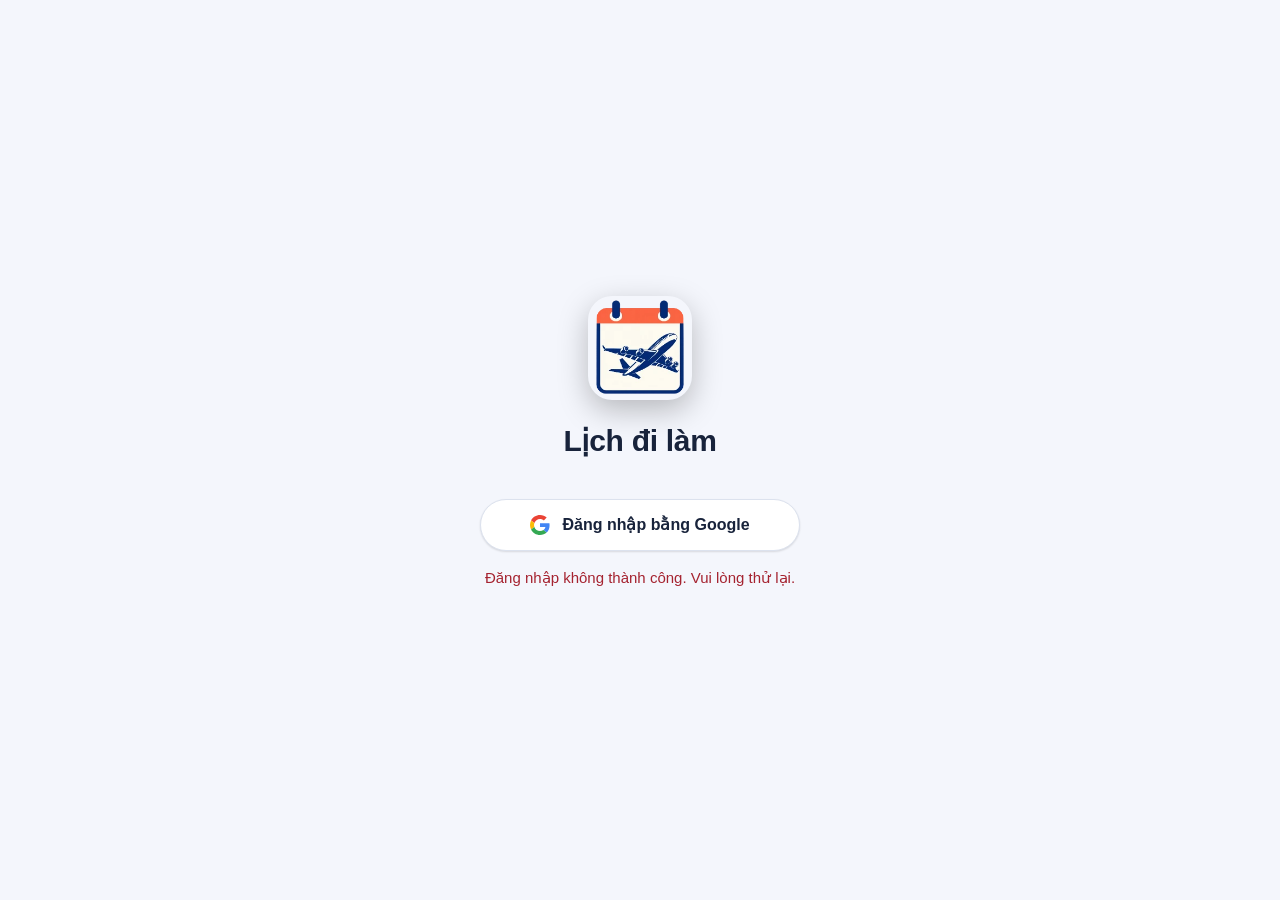
<file: index.html>
<!doctype html>
<html lang="vi">
<head>
  <meta charset="utf-8">
  <!-- Content-Security-Policy (GitHub Pages cannot send headers): only this site, the exact pinned jsDelivr packages
       (onnxruntime-web 1.23.2 / 1.18.0 incl. their .wasm, Ogg decoder 0.1.20), Google sign-in (accounts.google.com/gsi),
       the Google APIs (Drive, userinfo) and oauth2.googleapis.com/revoke (used inside Google's library on sign-out).
       No inline script. A new CDN package/version must be added here.
       'wasm-unsafe-eval' lets the OCR models and the Ogg decoder compile WebAssembly; 'unsafe-eval' is kept only
       because Safari before 16 (iOS 15) knows no 'wasm-unsafe-eval' and blocks WebAssembly without it. -->
  <meta http-equiv="Content-Security-Policy" content="default-src 'self'; script-src 'self' https://cdn.jsdelivr.net/npm/onnxruntime-web@1.23.2/ https://cdn.jsdelivr.net/npm/onnxruntime-web@1.18.0/ https://cdn.jsdelivr.net/npm/@wasm-audio-decoders/ogg-vorbis@0.1.20/ https://accounts.google.com/gsi/client 'wasm-unsafe-eval' 'unsafe-eval'; connect-src 'self' https://www.googleapis.com https://oauth2.googleapis.com/revoke https://cdn.jsdelivr.net/npm/onnxruntime-web@1.23.2/ https://cdn.jsdelivr.net/npm/onnxruntime-web@1.18.0/ https://cdn.jsdelivr.net/npm/@wasm-audio-decoders/ogg-vorbis@0.1.20/ https://accounts.google.com/gsi/; img-src 'self' blob: data:; media-src 'self' blob: data:; style-src 'self' https://accounts.google.com/gsi/style; frame-src https://accounts.google.com/gsi/; worker-src 'self'; manifest-src 'self'; font-src 'self'; object-src 'none'; base-uri 'self'; form-action 'none'">
  <meta name="referrer" content="strict-origin-when-cross-origin">
  <meta name="viewport" content="width=device-width, initial-scale=1, viewport-fit=cover">
  <title>Lịch đi làm</title>
  <meta name="application-name" content="Lịch đi làm">
  <meta name="apple-mobile-web-app-title" content="Lịch đi làm">
  <meta name="apple-mobile-web-app-capable" content="yes">
  <meta name="mobile-web-app-capable" content="yes">
  <meta name="apple-mobile-web-app-status-bar-style" content="black">
  <meta name="format-detection" content="telephone=no">
  <meta name="theme-color" content="#101522" media="(prefers-color-scheme: dark)">
  <meta name="theme-color" content="#f4f6fc" media="(prefers-color-scheme: light)">
  <link rel="manifest" href="app.webmanifest">
  <link rel="icon" type="image/png" sizes="32x32" href="assets/icons/icon-32.png">
  <link rel="apple-touch-icon" sizes="180x180" href="assets/icons/icon-180.png">
  <link rel="stylesheet" href="css/app.css">
  <script type="module" src="js/main.js"></script>
</head>
<body>
  <div id="boot" class="screen loading" aria-live="polite">
    <p class="loading__text">Đang tải…</p>
  </div>

  <main id="signin" class="screen signin" hidden>
    <img class="signin__icon" src="assets/icons/icon-192.webp" srcset="assets/icons/icon-192.webp 1x, assets/icons/icon-312.webp 3x" fetchpriority="high" alt="" width="104" height="104">
    <h1 class="signin__title">Lịch đi làm</h1>
    <button id="signin-button" class="signin__button" type="button" disabled>
      <svg viewBox="0 0 48 48" aria-hidden="true" focusable="false">
        <path fill="#EA4335" d="M24 9.5c3.54 0 6.71 1.22 9.21 3.6l6.85-6.85C35.9 2.38 30.47 0 24 0 14.62 0 6.51 5.38 2.56 13.22l7.98 6.19C12.43 13.72 17.74 9.5 24 9.5z"/>
        <path fill="#4285F4" d="M46.98 24.55c0-1.57-.15-3.09-.38-4.55H24v9.02h12.94c-.58 2.96-2.26 5.48-4.78 7.18l7.73 6c4.51-4.18 7.09-10.36 7.09-17.65z"/>
        <path fill="#FBBC05" d="M10.53 28.59c-.48-1.45-.76-2.99-.76-4.59s.27-3.14.76-4.59l-7.98-6.19C.92 16.46 0 20.12 0 24c0 3.88.92 7.54 2.56 10.78l7.97-6.19z"/>
        <path fill="#34A853" d="M24 48c6.48 0 11.93-2.13 15.89-5.81l-7.73-6c-2.15 1.45-4.92 2.3-8.16 2.3-6.26 0-11.57-4.22-13.47-9.91l-7.98 6.19C6.51 42.62 14.62 48 24 48z"/>
      </svg>
      <span>Đăng nhập bằng Google</span>
    </button>
    <p id="signin-error" class="signin__error" role="alert"></p>
  </main>

  <div id="app" hidden></div>
</body>
</html>
</file>
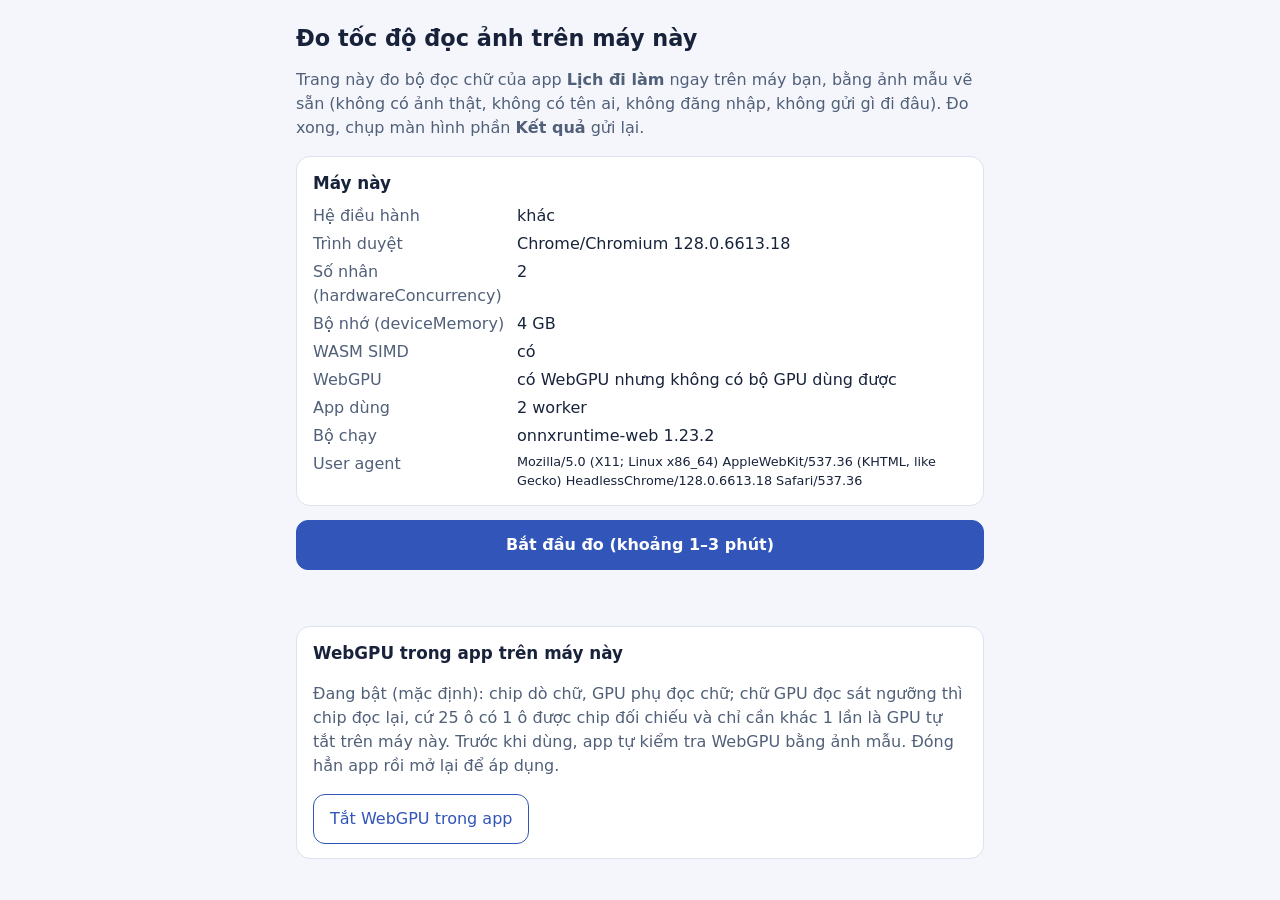
<file: bench.html>
<!doctype html>
<html lang="vi">
<head>
  <meta charset="utf-8">
  <!-- Public speed page (Task A3): measures the OCR engine on THIS device with synthetic images drawn in code (no photo,
       no name, no Google sign-in, no Drive). Same Content-Security-Policy style as index.html: only this site and the
       pinned onnxruntime-web builds on jsDelivr; no inline script or style. -->
  <meta http-equiv="Content-Security-Policy" content="default-src 'self'; script-src 'self' https://cdn.jsdelivr.net/npm/onnxruntime-web@1.23.2/ https://cdn.jsdelivr.net/npm/onnxruntime-web@1.18.0/ 'wasm-unsafe-eval' 'unsafe-eval'; connect-src 'self' https://cdn.jsdelivr.net/npm/onnxruntime-web@1.23.2/ https://cdn.jsdelivr.net/npm/onnxruntime-web@1.18.0/; img-src 'self'; style-src 'self'; worker-src 'self'; font-src 'self'; object-src 'none'; base-uri 'self'; form-action 'none'">
  <meta name="referrer" content="strict-origin-when-cross-origin">
  <meta name="viewport" content="width=device-width, initial-scale=1, viewport-fit=cover">
  <meta name="robots" content="noindex">
  <title>Đo tốc độ đọc ảnh</title>
  <meta name="theme-color" content="#101522" media="(prefers-color-scheme: dark)">
  <meta name="theme-color" content="#f4f6fc" media="(prefers-color-scheme: light)">
  <link rel="icon" type="image/png" sizes="32x32" href="assets/icons/icon-32.png">
  <link rel="stylesheet" href="css/bench.css">
  <script type="module" src="js/bench.js"></script>
</head>
<body>
  <main class="bench">
    <h1>Đo tốc độ đọc ảnh trên máy này</h1>
    <p class="muted">Trang này đo bộ đọc chữ của app <b>Lịch đi làm</b> ngay trên máy bạn, bằng ảnh mẫu vẽ sẵn (không có ảnh thật, không có tên ai, không đăng nhập, không gửi gì đi đâu). Đo xong, chụp màn hình phần <b>Kết quả</b> gửi lại.</p>
    <section class="card" aria-labelledby="device-title">
      <h2 id="device-title">Máy này</h2>
      <dl id="device" class="facts"><dt>Đang kiểm tra…</dt><dd></dd></dl>
    </section>
    <button id="start" class="primary" type="button" disabled>Bắt đầu đo (khoảng 1–3 phút)</button>
    <p id="status" class="status" role="status" aria-live="polite"></p>
    <section id="result" class="card result" aria-labelledby="result-title" hidden>
      <h2 id="result-title">Kết quả</h2>
      <p id="summary" class="summary"></p>
      <table class="table">
        <caption class="muted">Một trang mẫu: <span id="page-size"></span>. Mỗi ô chữ: thời gian của trang chia cho số ô chữ.</caption>
        <thead><tr><th scope="col">Cách chạy</th><th scope="col">Khởi động</th><th scope="col">Một trang</th><th scope="col">Mỗi ô chữ</th><th scope="col">Giống WASM</th></tr></thead>
        <tbody id="rows"></tbody>
      </table>
      <p id="detail" class="muted small"></p>
    </section>
    <section id="switch" class="card" aria-labelledby="switch-title" hidden>
      <h2 id="switch-title">WebGPU trong app trên máy này</h2>
      <p id="switch-text" class="muted"></p>
      <button id="switch-button" type="button"></button>
    </section>
  </main>
</body>
</html>
</file>
<file: css/app.css>
/* Lịch đi làm — web. One stylesheet for every screen.
 *
 * Colours: one custom property per ThemePalette key ("app.background" → --app-background). The blocks below are
 * the factory palettes of js/core/ThemePalette.js (tests/shell.test.js checks they match). After sign-in
 * js/shell/theme.js writes the user's own palette (Sáng / Tối / Auto, ThemeSettings) inline on <html> together with
 * data-theme="light|dark". Before sign-in (no user setting yet) the page follows the device appearance.
 * Screens use only these variables for colour: never literal colours.
 *
 * Layout tokens: --gutter (side padding), --tap (minimum touch target), --radius*, --font-sans, --safe-* (notch /
 * home indicator insets). Text inputs are at least 16px so iOS Safari does not zoom on focus.
 */

/* Factory dark palette (the APK's default mode is Tối). */
:root {
  --app-background: #101522; --app-panel: #1c2334; --app-text: #f1f3fb; --app-muted: #a8b2ca;
  --app-accent: #b8c7ff; --app-onAccent: #1f2d52; --app-warning: #e6c189; --app-success: #a6dcc2;
  --app-danger: #ffb8b2; --calendar-background: #292e41; --calendar-cell: #292e4100;
  --calendar-horizontal: #454b60; --calendar-vertical: #454b60; --calendar-border: #454b6000;
  --calendar-hover: #4f70b028; --calendar-month: #f1f3fb; --calendar-year: #a8b2ca;
  --calendar-weekday: #a7aec3; --calendar-day: #e5e8f3; --calendar-outside: #858ca4aa;
  --calendar-weekend: #e5e8f3; --shift-background: #606fa3; --shift-text: #ffffff; --pipe-text: #ffffff;
  --pipe-number: #ffffff; --pipe-background: #6776ae00; --pipe-block: #606fa3;
  --warning-background: #795738; --warning-text: #ffffff; --today-fill: #ffffff; --today-border: #b8c7ff;
  --today-text: #253157; --selected-border: #ffffff; --selected-fill: #3f5b9918;
  --selected-effect: #4b6db250; --button-prev: #a8b2ca; --button-next: #a8b2ca;
  --button-addBackground: #b8c7ff; --button-addText: #253157; --button-editBackground: #b8c7ff;
  --button-editText: #253157; --button-effect: #4f70b055; --pipeTable-today: #d97706;
  --pipeTable-guide: #059669; --calendar-horizontalWidth: 0.7px; --calendar-verticalWidth: 0.7px;
  --selected-width: 1.8px;
}
/* Factory light palette: device in light appearance before sign-in, or data-theme="light". */
@media (prefers-color-scheme: light) {
  :root:not([data-theme]) {
    --app-background: #f4f6fc; --app-panel: #ffffff; --app-text: #18233b; --app-muted: #516079;
    --app-accent: #3155b8; --app-onAccent: #ffffff; --app-warning: #864400; --app-success: #17623f;
    --app-danger: #a52330; --calendar-background: #ffffff; --calendar-cell: #ffffff00;
    --calendar-horizontal: #dce2ee; --calendar-vertical: #dce2ee; --calendar-border: #e0e5f0;
    --calendar-hover: #3155b820; --calendar-month: #18233b; --calendar-year: #516079;
    --calendar-weekday: #516079; --calendar-day: #273752; --calendar-outside: #637089aa;
    --calendar-weekend: #334d82; --shift-background: #405da8; --shift-text: #ffffff; --pipe-text: #203969;
    --pipe-number: #203969; --pipe-background: #edf1fb00; --pipe-block: #e9eefa;
    --warning-background: #ffe4ba; --warning-text: #623500; --today-fill: #3155b8; --today-border: #3155b8;
    --today-text: #ffffff; --selected-border: #3155b8; --selected-fill: #3155b818;
    --selected-effect: #3155b840; --button-prev: #516079; --button-next: #516079;
    --button-addBackground: #3155b8; --button-addText: #ffffff; --button-editBackground: #3155b8;
    --button-editText: #ffffff; --button-effect: #3155b844; --pipeTable-today: #1d4ed8;
    --pipeTable-guide: #6d28d9; --calendar-horizontalWidth: 0.7px; --calendar-verticalWidth: 0.7px;
    --selected-width: 1.8px;
  }
}
:root[data-theme="light"] {
  --app-background: #f4f6fc; --app-panel: #ffffff; --app-text: #18233b; --app-muted: #516079;
  --app-accent: #3155b8; --app-onAccent: #ffffff; --app-warning: #864400; --app-success: #17623f;
  --app-danger: #a52330; --calendar-background: #ffffff; --calendar-cell: #ffffff00;
  --calendar-horizontal: #dce2ee; --calendar-vertical: #dce2ee; --calendar-border: #e0e5f0;
  --calendar-hover: #3155b820; --calendar-month: #18233b; --calendar-year: #516079;
  --calendar-weekday: #516079; --calendar-day: #273752; --calendar-outside: #637089aa;
  --calendar-weekend: #334d82; --shift-background: #405da8; --shift-text: #ffffff; --pipe-text: #203969;
  --pipe-number: #203969; --pipe-background: #edf1fb00; --pipe-block: #e9eefa;
  --warning-background: #ffe4ba; --warning-text: #623500; --today-fill: #3155b8; --today-border: #3155b8;
  --today-text: #ffffff; --selected-border: #3155b8; --selected-fill: #3155b818;
  --selected-effect: #3155b840; --button-prev: #516079; --button-next: #516079;
  --button-addBackground: #3155b8; --button-addText: #ffffff; --button-editBackground: #3155b8;
  --button-editText: #ffffff; --button-effect: #3155b844; --pipeTable-today: #1d4ed8;
  --pipeTable-guide: #6d28d9; --calendar-horizontalWidth: 0.7px; --calendar-verticalWidth: 0.7px;
  --selected-width: 1.8px;
}

:root {
  --font-sans: -apple-system, BlinkMacSystemFont, "Segoe UI", Roboto, "Helvetica Neue", Arial, "Noto Sans", sans-serif;
  --gutter: 16px;
  --tap: 44px;
  --radius-s: 8px;
  --radius: 12px;
  --radius-l: 20px;
  --safe-top: env(safe-area-inset-top, 0px);
  --safe-right: env(safe-area-inset-right, 0px);
  --safe-bottom: env(safe-area-inset-bottom, 0px);
  --safe-left: env(safe-area-inset-left, 0px);
  color-scheme: dark;
}
@media (prefers-color-scheme: light) { :root:not([data-theme]) { color-scheme: light; } }
:root[data-theme="light"] { color-scheme: light; }

/* ------------------------------------------------------------------ base */
*, *::before, *::after { box-sizing: border-box; }
html { -webkit-text-size-adjust: 100%; text-size-adjust: 100%; -webkit-tap-highlight-color: transparent; }
html, body { margin: 0; padding: 0; }
body {
  min-height: 100vh;
  min-height: 100dvh;
  background: var(--app-background);
  color: var(--app-text);
  font-family: var(--font-sans);
  font-size: 16px;
  line-height: 1.4;
  overflow-wrap: anywhere;
}
[hidden] { display: none !important; }
img, svg, canvas, video { max-width: 100%; }
button, input, select, textarea { font: inherit; color: inherit; }
input, select, textarea { font-size: max(16px, 1em); }
button { min-height: var(--tap); cursor: pointer; touch-action: manipulation; }
button:disabled { cursor: default; opacity: 0.6; }
:focus-visible { outline: 2px solid var(--app-accent); outline-offset: 2px; }

/* A full-height screen that respects the notch and home indicator. */
.screen {
  min-height: 100vh;
  min-height: 100dvh;
  padding: var(--safe-top) var(--safe-right) var(--safe-bottom) var(--safe-left);
}

/* ------------------------------------------------------------------ loading */
.loading {
  display: flex;
  align-items: center;
  justify-content: center;
}
.loading__text { margin: 0; color: var(--app-muted); font-size: 15px; }

/* ------------------------------------------------------------------ sign-in */
.signin {
  display: flex;
  flex-direction: column;
  align-items: center;
  justify-content: center;
  text-align: center;
  padding-left: calc(var(--safe-left) + var(--gutter));
  padding-right: calc(var(--safe-right) + var(--gutter));
  padding-top: calc(var(--safe-top) + 32px);
  padding-bottom: calc(var(--safe-bottom) + 48px);
}
.signin__icon {
  width: 104px;
  height: 104px;
  border-radius: 24px;
  object-fit: cover;
  box-shadow: 0 10px 30px rgba(0, 0, 0, 0.25);
}
.signin__title {
  margin: 24px 0 40px;
  font-size: 30px;
  font-weight: 700;
  letter-spacing: -0.01em;
  line-height: 1.15;
}
.signin__button {
  display: inline-flex;
  align-items: center;
  justify-content: center;
  gap: 12px;
  width: 100%;
  max-width: 320px;
  min-height: 52px;
  padding: 0 24px;
  border: 1px solid var(--calendar-horizontal);
  border-radius: 999px;
  background: var(--app-panel);
  color: var(--app-text);
  font-size: 16px;
  font-weight: 600;
  box-shadow: 0 1px 2px rgba(0, 0, 0, 0.12);
  transition: transform 0.12s ease, background-color 0.12s ease;
}
.signin__button:active:not(:disabled) { transform: scale(0.98); background: var(--button-effect); }
.signin__button svg { flex: none; width: 20px; height: 20px; }
.signin__error {
  min-height: 1.4em;
  max-width: 320px;
  margin: 16px 0 0;
  color: var(--app-danger);
  font-size: 15px;
}

@media (prefers-reduced-motion: reduce) { * { transition: none !important; animation: none !important; } }

/* ------------------------------------------------------------------ app screens (js/ui) */
.app { position: fixed; inset: 0; overflow: hidden; background: var(--app-background); }
.activity {
  position: absolute; inset: 0; display: flex; flex-direction: column;
  background: var(--app-background); color: var(--app-text);
  transition: transform 0.26s cubic-bezier(0.2, 0.8, 0.2, 1), opacity 0.26s ease;
}
.activity--enter { transform: translateX(100%); opacity: 0.6; }
.scroll {
  flex: 1; overflow-y: auto; overflow-x: hidden; -webkit-overflow-scrolling: touch; overscroll-behavior-y: contain;
}
.page {
  max-width: 560px; margin: 0 auto;
  padding: calc(var(--safe-top) + 20px) calc(var(--safe-right) + var(--gutter)) calc(var(--safe-bottom) + 32px) calc(var(--safe-left) + var(--gutter));
  display: flex; flex-direction: column;
}
::placeholder { color: var(--app-muted); opacity: 1; }

/* ------------------------------------------------------------------ dialogs (js/platform/widget.js) */
.dlg {
  border: 0; padding: 0; margin: auto; background: transparent; color: var(--app-text);
  max-width: min(520px, calc(100vw - 32px)); width: 100%; max-height: calc(100dvh - 48px - var(--safe-top) - var(--safe-bottom));
  overflow: visible;
}
.dlg::backdrop { background: rgba(0, 0, 0, 0.5); }
.dlg[open] { animation: dlg-in 0.18s ease-out; }
@keyframes dlg-in { from { transform: translateY(12px) scale(0.98); opacity: 0; } to { transform: none; opacity: 1; } }
.dlg__card {
  display: flex; flex-direction: column; max-height: inherit; background: var(--app-panel); color: var(--app-text);
  border-radius: var(--radius-l); box-shadow: 0 20px 50px rgba(0, 0, 0, 0.35); overflow: hidden;
}
.dlg__title { margin: 0; padding: 20px 22px 8px; font-size: 18px; font-weight: 650; line-height: 1.3; }
.dlg__body { padding: 4px 22px 12px; overflow-y: auto; -webkit-overflow-scrolling: touch; flex: 1 1 auto; min-height: 0; }
.dlg__message { margin: 0; white-space: pre-wrap; color: var(--app-text); font-size: 15px; line-height: 1.5; }
.dlg__items { display: flex; flex-direction: column; margin: 0 -10px; }
.dlg__item {
  text-align: left; min-height: 48px; padding: 10px 12px; border: 0; border-radius: var(--radius); background: transparent;
  color: var(--app-text); font-size: 16px; line-height: 1.35;
}
.dlg__item:active, .dlg__item:hover { background: var(--button-effect); }
.dlg__buttons { display: flex; flex-wrap: wrap; justify-content: flex-end; gap: 4px 8px; padding: 8px 14px 14px; border-top: 1px solid var(--calendar-horizontal); }
.dlg__spring { flex: 1 1 0; }
.dlg__button {
  min-height: var(--tap); padding: 0 14px; border: 0; border-radius: var(--radius); background: transparent;
  color: var(--app-accent); font-size: 15px; font-weight: 600;
}
.dlg__button--positive { background: var(--app-accent); color: var(--app-onAccent); }
.dlg__button:active { background: var(--button-effect); }
.dlg__button--positive:active { opacity: 0.85; background: var(--app-accent); }

/* ------------------------------------------------------------------ toast */
.toast {
  position: fixed; left: 50%; bottom: calc(var(--safe-bottom) + 24px); z-index: 1000; transform: translate(-50%, 16px);
  max-width: min(480px, calc(100vw - 32px)); padding: 12px 18px; border-radius: 16px;
  background: var(--app-text); color: var(--app-background); font-size: 14px; line-height: 1.4; text-align: center;
  box-shadow: 0 8px 24px rgba(0, 0, 0, 0.3); opacity: 0; pointer-events: none; transition: opacity 0.2s ease, transform 0.2s ease;
}
.toast--in { opacity: 1; transform: translate(-50%, 0); }

/* ------------------------------------------------------------------ views (js/ui/Views.js) */
.main { height: 100%; display: flex; flex-direction: column; }
.tv { margin: 0; white-space: pre-line; line-height: 1.4; }
.row { display: flex; flex-direction: row; align-items: center; min-width: 0; }
.col { display: flex; flex-direction: column; min-width: 0; }
.gap { flex: none; }
.grow { flex: 1 1 0; min-width: 0; }
.bold { font-weight: 700; }
.center { text-align: center; }
.ellipsis { overflow: hidden; text-overflow: ellipsis; white-space: nowrap; }
.line { padding: 2px 0; }
.eyebrow { font-weight: 650; letter-spacing: 0.13em; text-transform: uppercase; }
.title { margin: 0; font-size: 30px; font-weight: 750; letter-spacing: -0.015em; line-height: 1.15; color: var(--app-text); }
.divider { height: 1px; margin: 10px 0 6px; background: var(--calendar-horizontal); }

.btn {
  display: inline-flex; align-items: center; justify-content: center; gap: 6px; min-height: 52px; padding: 8px 14px;
  border: 1px solid transparent; border-radius: 16px; background: var(--app-panel); color: var(--app-text);
  font-size: 15px; font-weight: 550; line-height: 1.3; white-space: pre-line; text-align: center;
  box-shadow: 0 1px 2px rgba(0, 0, 0, 0.08); transition: transform 0.12s ease, filter 0.12s ease, background-color 0.12s ease;
}
.btn:active:not(:disabled) { transform: scale(0.98); filter: brightness(0.94); }
.btn--primary { background: var(--app-accent); color: var(--app-onAccent); font-weight: 650; }
.btn--block { width: 100%; min-height: 54px; }
.btn--row { min-height: var(--tap); height: var(--tap); }
.btn--mode { flex: none; width: 82px; margin-left: 10px; }
.btn--small { flex: none; width: 82px; min-height: var(--tap); height: var(--tap); border-radius: 12px; font-size: 13px; }
.btn--outlined { border-color: var(--calendar-horizontal); }
.btn--bell { flex: none; width: 106px; min-height: var(--tap); height: var(--tap); margin-right: 6px; padding: 3px 6px; font-size: 10px; line-height: 1.15; }
.btn--bell .bell { flex: none; width: 16px; height: 16px; }
.btn--signout { flex: none; margin-left: 10px; padding: 0 12px; font-size: 14px; }
.btn--cell { min-width: 0; min-height: 0; height: 100%; padding: 2px; border-radius: 12px; font-size: 12px; font-weight: 500; overflow: hidden; }
.btn--in-card { width: 100%; min-height: 48px; margin-top: 12px; background: var(--app-background); }
.icon-btn {
  flex: none; display: inline-flex; align-items: center; justify-content: center; min-width: var(--tap); min-height: var(--tap);
  border: 0; border-radius: 14px; background: transparent; color: var(--app-muted); font-size: 28px; line-height: 1;
}
.icon-btn:active { background: var(--button-effect); }

.field {
  display: block; width: 100%; height: 52px; padding: 0 15px; border: 1px solid var(--calendar-horizontal); border-radius: 12px;
  background: var(--app-panel); color: var(--app-text); outline: none; -webkit-appearance: none; appearance: none;
}
.field:focus { border-color: var(--app-accent); box-shadow: 0 0 0 3px var(--button-effect); }
.field:disabled { opacity: 0.7; }
.field--form { margin: 7px 0 16px; }
.field--inner { background: var(--app-background); border-radius: 10px; height: 50px; }
.field[aria-invalid="true"] { border-color: var(--app-warning); }
.field-error { margin: -10px 0 12px; font-size: 13px; line-height: 1.35; }
.dlg-box .field-error, .change-row .field-error { margin: 4px 0 6px; }
.spinner {
  display: block; width: 100%; height: 50px; padding: 0 36px 0 12px; border: 1px solid var(--calendar-horizontal); border-radius: 10px;
  background-color: var(--app-background); color: var(--app-text);
  /* Own arrow: Safari/WebKit ignore a select's background unless the native look is turned off. */
  -webkit-appearance: none; appearance: none;
  background-image: linear-gradient(45deg, transparent 50%, var(--app-muted) 50%), linear-gradient(135deg, var(--app-muted) 50%, transparent 50%);
  background-position: calc(100% - 21px) 50%, calc(100% - 15px) 50%; background-size: 6px 6px; background-repeat: no-repeat;
}
.check { display: flex; align-items: center; gap: 10px; min-height: var(--tap); padding: 6px 0; font-size: 13px; cursor: pointer; }
.check input { flex: none; width: 22px; height: 22px; margin: 0; accent-color: var(--app-accent); }
.check--dialog { padding: 14px 0 0; font-size: 15px; }
.img { display: block; width: 100%; object-fit: contain; object-position: center; }
.img--preview { background: var(--app-panel); border-radius: 14px; }
.img--crop { margin: 8px 0; }
.img--cell { margin-bottom: 4px; }
.img--start { object-position: left center; margin: 6px 0; }
.img--white { background: #fff; margin-top: 4px; border-radius: 6px; }
.picker { position: fixed; left: -1000px; top: 0; width: 1px; height: 1px; opacity: 0; }

/* ------------------------------------------------------------------ main screen (js/ui/MainActivity.js) */
.home-row--end { justify-content: flex-end; margin-top: 6px; }
.home-top__logo { flex: none; width: 38px; height: 38px; margin-right: 8px; border-radius: 10px; object-fit: contain; }
.home-account { font-size: 12px; text-align: right; }
.stats { gap: 12px; }
.stat { flex: 1 1 0; min-height: 90px; padding: 13px 12px 12px 18px; border-radius: 16px; background: var(--app-panel); box-shadow: 0 1px 2px rgba(0, 0, 0, 0.08); }
.card { padding: 14px 16px; border-radius: 16px; background: var(--app-panel); box-shadow: 0 1px 2px rgba(0, 0, 0, 0.08); gap: 2px; }
.card--tap { cursor: pointer; transition: transform 0.12s ease; }
.card--tap:active { transform: scale(0.99); }
.person-block { padding-top: 6px; }
.grid4 { display: grid; grid-template-columns: repeat(4, minmax(0, 1fr)); gap: 0 4px; align-items: stretch; margin-bottom: 8px; }
.grid4--short { height: 58px; }
.grid4--tall { height: 88px; }
.dlg-box .grid4 { height: 52px; margin-top: 6px; margin-bottom: 0; }
.calendar-card { padding: 8px 10px 14px; border: 1px solid var(--calendar-border); border-radius: 24px; background: var(--calendar-background); box-shadow: 0 2px 10px rgba(0, 0, 0, 0.08); }
.calendar-card__actions { overflow-x: auto; scrollbar-width: none; }
.calendar-card__actions::-webkit-scrollbar { display: none; }
.calendar-card__bar { height: 48px; gap: 6px; }
.calendar-card__month { padding: 0 4px; margin-right: auto; }
.calendar-card__bar .icon-btn { min-width: 40px; }
.calendar-card__add { margin-left: 2px; width: var(--tap); height: var(--tap); min-height: var(--tap); border-radius: 16px; background: var(--button-addBackground); color: var(--button-addText) !important; font-size: 24px; }
.calendar-card__edit { flex: none; height: var(--tap); min-height: var(--tap); padding: 0 12px; border: 0; border-radius: 16px; background: var(--button-editBackground); color: var(--button-editText); font-size: 12px; font-weight: 700; }
.calendar-card__year { padding: 0 0 7px 4px; }
.calendar-card__empty { padding-top: 10px; }
.calendar { position: relative; width: 100%; }
.calendar__canvas { display: block; touch-action: pan-y; -webkit-user-select: none; user-select: none; }

/* ------------------------------------------------------------------ DateChangeRow / dialog contents */
.change-list { gap: 10px; }
.change-row { padding: 10px 12px 12px; border-radius: 16px; background: var(--app-panel); box-shadow: 0 1px 2px rgba(0, 0, 0, 0.08); }
.change-row__header { min-height: 40px; }
.change-row__header .tv { flex: 1; }
.change-row__delete { font-size: 25px; }
.change-row__date { display: grid; grid-template-columns: 1fr 22px 1fr 22px 1fr; align-items: center; }
.change-row__part { text-align: center; font-size: 19px; padding: 0 4px; }
.change-row__sep { text-align: center; }
.change-row__person-label { margin: 14px 0 6px; }
.change-row__find { width: 100%; margin-top: 10px; border-radius: 12px; }
.change-row__preview { padding: 10px 0 4px; }
.change-row__choices { gap: 8px; align-items: flex-start; }
.change-row__choices > * { flex: 1 1 0; }
.change-row > .btn:not(.change-row__find) { width: 100%; min-height: 50px; margin-top: 4px; background: var(--app-background); }
.choice-box { gap: 4px; margin-top: 6px; }
.dlg-box { display: flex; flex-direction: column; gap: 6px; }
.dlg-box > .field { height: 48px; background: var(--app-background); }
.dlg-box .change-row { padding: 0; background: transparent; box-shadow: none; }
.dlg-box > .btn { width: 100%; margin-top: 8px; }
.choice-card { display: block; width: 100%; margin-top: 10px; padding: 8px 10px 10px; border: 1px solid var(--calendar-horizontal); border-radius: 12px; background: var(--app-background); color: var(--app-text); text-align: left; }
.dcd__label { padding: 6px 0 4px; }
.grid4__spacer { min-width: 0; }
.expand-photo { display: inline-flex; padding: 0; border: 0; background: transparent; min-height: 0; }

/* ------------------------------------------------------------------ PipeImportActivity (Task 12) */
.pi-title { font-weight: 700; line-height: 1.2; margin-bottom: 12px; }
.pi-text { padding: 6px 0; }
.pi-button { margin: 6px 0; background: transparent; box-shadow: none; color: var(--app-accent); border-color: var(--calendar-horizontal); }
.pi-button.btn--primary { background: var(--app-accent); color: var(--app-onAccent); border-color: transparent; }
.pi-card { margin-bottom: 12px; overflow: hidden; }
.pi-preview { position: relative; height: 150px; }
.pi-image { height: 150px; cursor: zoom-in; }
.pi-expand { position: absolute; top: 6px; right: 6px; }
.pi-actions { padding-left: 6px; min-height: 52px; }
.pi-label { flex: none; width: 46px; }
.pi-primary { flex: 1; min-width: 0; }
.pi-primary input { accent-color: var(--app-accent); }
.pi-remove { flex: none; width: var(--tap); min-height: 48px; padding: 0; background: transparent; box-shadow: none; color: var(--app-accent); font-size: 22px; }

/* ------------------------------------------------------------------ PhotoViewerActivity (Task 12) */
.pv { position: absolute; inset: 0; background: #000; overflow: hidden; }
.pv-photo { position: absolute; inset: 0; overflow: hidden; touch-action: none; user-select: none; -webkit-user-select: none; }
.pv-image { position: absolute; max-width: none; transform-origin: 50% 50%; will-change: transform; -webkit-user-drag: none; }
.pv-status { position: absolute; inset: 0; display: flex; align-items: center; justify-content: center; margin: 0; padding: 24px; color: #fff; text-align: center; pointer-events: none; }
.pv-control { min-width: 56px; height: 48px; padding: 0 14px; border: 0; border-radius: 14px; background: rgba(24, 32, 57, 0.867); color: #fff; font-size: 18px; font-weight: 700; }
.pv-control--close { position: absolute; top: calc(var(--safe-top) + 8px); right: calc(var(--safe-right) + 8px); width: 56px; height: 56px; padding: 0; font-size: 32px; line-height: 1; }
.pv-controls { position: absolute; left: 50%; bottom: calc(var(--safe-bottom) + 12px); transform: translateX(-50%); display: flex; gap: 0; }
.pv-controls .pv-control:nth-child(2) { min-width: 106px; }

/* ------------------------------------------------------------------ PipeTableActivity (Task 12) */
.pt { height: 100%; display: flex; flex-direction: column; padding: calc(var(--safe-top) + 4px) calc(var(--safe-right) + 8px) calc(var(--safe-bottom) + 4px) calc(var(--safe-left) + 8px); }
.pt-top { flex: none; gap: 8px; }
.pt-title { flex: 1; min-width: 0; text-align: left; padding: 2px 4px; border: 0; background: transparent; font-size: min(20px, 4.6vw); font-weight: 700; line-height: 1.2; }
.pt-lock { flex: none; display: inline-flex; align-items: center; justify-content: center; width: 106px; padding: 0; border: 0; background: transparent; }
.pt-lock svg { display: block; overflow: visible; font-family: Roboto, -apple-system, BlinkMacSystemFont, 'Segoe UI', 'Helvetica Neue', Arial, sans-serif; }
.pt-table { position: relative; flex: 1; min-height: 0; margin-top: 4px; }
.pt-header { position: absolute; left: 0; top: 0; pointer-events: none; }
.pt-body { position: absolute; left: 0; top: 34px; pointer-events: none; }
.pt-scroll { position: absolute; left: 0; right: 0; top: 34px; bottom: 0; overflow: auto; -webkit-overflow-scrolling: touch; overscroll-behavior: contain; scrollbar-width: none; }
.pt-scroll::-webkit-scrollbar { display: none; }
.pt-sizer { cursor: pointer; }

/* ------------------------------------------------------------------ settings screens (Task 13) */
.link { align-self: flex-start; min-height: var(--tap); padding: 8px 0 12px; border: 0; background: transparent; font-size: 12px; text-decoration: underline; text-underline-offset: 3px; }
.switch { position: relative; display: flex; align-items: center; gap: 12px; min-height: 48px; cursor: pointer; }
.switch__text { flex: 1; min-width: 0; font-size: 15px; }
.switch input { position: absolute; right: 0; width: 52px; height: 32px; margin: 0; opacity: 0; cursor: pointer; }
.switch__track { flex: none; position: relative; width: 52px; height: 32px; border-radius: 16px; background: var(--calendar-horizontal); transition: background-color 0.15s ease; pointer-events: none; }
.switch__track::after { content: ""; position: absolute; top: 3px; left: 3px; width: 26px; height: 26px; border-radius: 50%; background: #fff; box-shadow: 0 1px 3px rgba(0, 0, 0, 0.3); transition: transform 0.15s ease; }
.switch input:checked + .switch__track { background: var(--app-accent); }
.switch input:checked + .switch__track::after { transform: translateX(20px); }
.switch input:focus-visible + .switch__track { outline: 2px solid var(--app-accent); outline-offset: 2px; }
.ra-text { line-height: 1.45; }
.ra-button { min-height: 50px; font-size: 14px; }
.ra-checks { padding: 10px 12px; user-select: text; -webkit-user-select: text; }
.ra-row { margin-bottom: 12px; padding: 10px 12px 14px; gap: 4px; }
.ra-row__titles > * { flex: 1; min-width: 0; }
.ra-row__fields { gap: 8px; }
.ra-code { flex: 1; min-width: 0; height: 56px; font-size: 18px; text-transform: uppercase; background: var(--app-background); }
.ra-clock-box { flex: 1; min-width: 0; }
.ra-clock { flex: 1; min-width: 0; height: 56px; padding: 0 4px; font-size: 20px; text-align: center; background: var(--app-background); }
.ra-colon { flex: none; width: 18px; text-align: center; font-weight: 700; }
.ra-row .spinner { margin-top: 6px; height: 48px; }
.ra-row__footer { gap: 8px; }
.ra-remove { flex: none; width: 48px; min-height: 48px; padding: 0; font-size: 22px; }
.ra-row__tests { gap: 8px; margin-top: 6px; }
.ra-test { flex: 1; min-width: 0; min-height: 46px; font-size: 13px; }
.ra-licenses { padding: 12px 6px; font-size: 12px; user-select: text; -webkit-user-select: text; overflow-wrap: anywhere; }
.ra-licenses-scroll { max-height: 55dvh; overflow-y: auto; }
.ntp-status { padding-bottom: 12px; }
.ntp-list { overflow-y: auto; overscroll-behavior: contain; }
.ntp-row { display: flex; align-items: center; gap: 12px; min-height: 52px; font-size: 16px; cursor: pointer; border-bottom: 1px solid var(--calendar-horizontal); }
.ntp-row span { flex: 1; min-width: 0; }
.ntp-row input { flex: none; width: 22px; height: 22px; margin: 0 4px 0 0; accent-color: var(--app-accent); }
.reminder-banners { position: fixed; z-index: 60; top: calc(var(--safe-top) + 8px); left: calc(var(--safe-left) + 8px); right: calc(var(--safe-right) + 8px); display: flex; flex-direction: column; gap: 8px; pointer-events: none; max-width: 560px; margin: 0 auto; }
.reminder-banner { pointer-events: auto; display: flex; align-items: flex-start; gap: 8px; padding: 12px 6px 12px 14px; border-radius: 16px; background: var(--app-panel); color: var(--app-text); border: 1px solid var(--calendar-horizontal); box-shadow: 0 8px 28px rgba(0, 0, 0, 0.28); cursor: pointer; animation: dlg-in 0.2s ease; }
.reminder-banner__text { flex: 1; min-width: 0; }
.reminder-banner__text p { margin: 0; line-height: 1.35; overflow-wrap: anywhere; }
.reminder-banner__title { font-weight: 700; font-size: 15px; }
.reminder-banner__body { font-size: 14px; margin-top: 2px !important; }
.reminder-banner__sub { font-size: 12px; color: var(--app-muted); margin-top: 4px !important; }
.reminder-banner__close { flex: none; width: var(--tap); height: var(--tap); border: 0; border-radius: 12px; background: transparent; color: var(--app-muted); font-size: 24px; line-height: 1; }
.aa-text { padding: 4px 0; }
.aa-button { min-height: 48px; margin-top: 6px; border-radius: 12px; }
.aa-tabs { gap: 8px; }
.aa-tabs > .btn { flex: 1; min-width: 0; }
.aa-tabs > .btn[aria-pressed="true"] { border-color: var(--app-accent); }
.aa-small { min-height: var(--tap); font-size: 12px; }
.canvas-view { display: block; width: 100%; }
.aa-preview { margin-top: 4px; touch-action: manipulation; }
.aa-sample { min-height: var(--tap); font-size: 11px; }
.aa-options { margin-top: 4px; overflow: hidden; }
.aa-group { padding: 8px 12px 10px; }
.aa-toggle { justify-content: flex-start; min-height: 48px; margin: 0; padding: 0 4px; background: transparent; box-shadow: none; font-size: 15px; text-align: left; }
.aa-divider { height: 0.5px; margin-top: 12px; }
.aa-code { padding-top: 10px; font-weight: 600; }
.aa-color { width: 100%; min-height: 50px; gap: 12px; padding: 0 2px; border: 0; background: transparent; text-align: left; font-size: 14px; }
.aa-swatch { flex: none; position: relative; width: 44px; height: 28px; border-radius: 6px; overflow: hidden; background: repeating-conic-gradient(#fff 0 25%, #b0b0b0 0 50%) 0 0 / 14px 14px; }
.aa-swatch__fill { position: absolute; inset: 0; border-radius: 6px; }
.aa-seek, .rcp-hue { width: 100%; min-height: var(--tap); accent-color: var(--app-accent); }
.aa-manage { margin-top: 18px; }
.aa-actions { flex: none; gap: 10px; padding: 8px calc(var(--safe-right) + 18px) calc(var(--safe-bottom) + 12px) calc(var(--safe-left) + 18px); background: var(--app-background); border-top: 1px solid var(--calendar-horizontal); }
.aa-actions > .btn { flex: 1; min-width: 0; min-height: 50px; margin: 0; }
.aa-themes { overflow-y: auto; }
.aa-theme { min-height: 46px; }
.rcp { gap: 2px; }
.rcp-label { padding: 6px 0 5px; }
.rcp-swatches, .rcp-plane { display: block; width: 100%; border-radius: 8px; }
.rcp-plane { touch-action: none; cursor: crosshair; }
.rcp-channels { gap: 6px; align-items: flex-start; }
.rcp-field { height: 48px; padding: 0 6px; text-align: center; font-size: 16px; }
.rcp-hex { height: 48px; font-size: 17px; }
.rcp-quick, .rcp-favorites .row { gap: 4px; }
.rcp-quick { flex-wrap: wrap; }
.rcp-swatch { flex: none; width: var(--tap); height: var(--tap); min-height: var(--tap); padding: 0; border: 1px solid var(--calendar-horizontal); border-radius: 6px; }
.rcp-favorite { margin-top: 8px; min-height: var(--tap); }
.rcp-favorites { overflow-x: auto; padding: 4px 0; }
.la { height: 100%; display: flex; flex-direction: column; gap: 6px; padding: calc(var(--safe-top) + 12px) calc(var(--safe-right) + 18px) calc(var(--safe-bottom) + 12px) calc(var(--safe-left) + 18px); max-width: 900px; margin: 0 auto; width: 100%; }
.la .spinner { background-color: var(--app-panel); }
.la-actions { gap: 6px; }
.la-actions > .btn { flex: 1; min-width: 0; min-height: 48px; }
.la-button { background: transparent; box-shadow: none; border-color: var(--calendar-horizontal); }
.la-scroll { flex: 1; min-height: 0; overflow: auto; -webkit-overflow-scrolling: touch; }
.la-body { margin: 0; font: 11px/1.4 ui-monospace, SFMono-Regular, Menlo, Consolas, monospace; white-space: pre-wrap; overflow-wrap: anywhere; user-select: text; -webkit-user-select: text; }
.la-close { flex: none; min-height: 48px; }

/* ------------------------------------------------------------------ reading progress bar (js/ui/ReadProgressBar.js, Task A2)
 * The user's reference: dark navy panel, pill track with a thin cyan neon outline and soft glow, cyan -> blue fill,
 * big letter-spaced "NN%". Own tokens (the bar keeps its neon look in every palette), light version for the light
 * theme. Only transform/opacity move; the fill itself is painted once and revealed by two opposite translations. */
.rbar {
  --rbar-panel: #0a1430; --rbar-border: #1b2b55; --rbar-text: #e8fbff; --rbar-muted: #a9d3e6;
  --rbar-track: #050c22; --rbar-outline: #22d3ee; --rbar-glow: rgba(34, 211, 238, 0.42);
  --rbar-fill-a: #22d3ee; --rbar-fill-b: #2f6bff; --rbar-knob: #eafdff; --rbar-sheen: rgba(255, 255, 255, 0.34);
  margin: 4px 0 6px; padding: 18px 18px 14px; border: 1px solid var(--rbar-border); border-radius: var(--radius-l);
  background: var(--rbar-panel); color: var(--rbar-text);
  box-shadow: 0 10px 28px rgba(3, 8, 24, 0.35);
}
:root[data-theme="light"] .rbar {
  --rbar-panel: #eef6ff; --rbar-border: #c7dcf2; --rbar-text: #0b2545; --rbar-muted: #33536e;
  --rbar-track: #ffffff; --rbar-outline: #0e7490; --rbar-glow: rgba(8, 145, 178, 0.28);
  --rbar-fill-a: #0891b2; --rbar-fill-b: #1d4ed8; --rbar-knob: #ffffff; --rbar-sheen: rgba(255, 255, 255, 0.45);
  box-shadow: 0 6px 18px rgba(16, 52, 96, 0.12);
}
@media (prefers-color-scheme: light) {
  :root:not([data-theme]) .rbar {
    --rbar-panel: #eef6ff; --rbar-border: #c7dcf2; --rbar-text: #0b2545; --rbar-muted: #33536e;
    --rbar-track: #ffffff; --rbar-outline: #0e7490; --rbar-glow: rgba(8, 145, 178, 0.28);
    --rbar-fill-a: #0891b2; --rbar-fill-b: #1d4ed8; --rbar-knob: #ffffff; --rbar-sheen: rgba(255, 255, 255, 0.45);
    box-shadow: 0 6px 18px rgba(16, 52, 96, 0.12);
  }
}
.rbar__value {
  margin: 0 0 12px; text-align: center; line-height: 1; font-weight: 700; font-size: 44px;
  letter-spacing: 0.14em; font-variant-numeric: tabular-nums; text-shadow: 0 0 18px var(--rbar-glow);
}
.rbar__unit { margin-left: 0.04em; font-size: 0.55em; letter-spacing: 0.1em; color: var(--rbar-muted); vertical-align: 0.5em; }
.rbar__track {
  position: relative; height: 24px; padding: 3px; overflow: hidden; border-radius: 999px;
  border: 1.5px solid var(--rbar-outline); background: var(--rbar-track);
  box-shadow: 0 0 10px var(--rbar-glow), inset 0 0 8px var(--rbar-glow);
  isolation: isolate; contain: paint;
}
.rbar__reveal, .rbar__head { position: absolute; inset: 3px; border-radius: 999px; overflow: hidden; will-change: transform; transition: transform 0.45s cubic-bezier(0.22, 0.61, 0.36, 1); }
.rbar__head { overflow: visible; pointer-events: none; }
.rbar__fill {
  position: absolute; inset: 0; border-radius: 999px; overflow: hidden; will-change: transform;
  transition: transform 0.45s cubic-bezier(0.22, 0.61, 0.36, 1);
  background: linear-gradient(90deg, var(--rbar-fill-a), var(--rbar-fill-b));
}
.rbar__fill::after { /* a soft sheen running along the fill (off with reduced motion) */
  content: ""; position: absolute; inset: 0; width: 40%;
  background: linear-gradient(90deg, transparent, var(--rbar-sheen), transparent);
  transform: translateX(-120%); animation: rbar-sheen 2.4s ease-in-out infinite;
}
@keyframes rbar-sheen { to { transform: translateX(260%); } }
.rbar--segments .rbar__fill {
  -webkit-mask: repeating-linear-gradient(90deg, #000 0 11px, transparent 11px 15px);
  mask: repeating-linear-gradient(90deg, #000 0 11px, transparent 11px 15px);
}
.rbar__knob {
  position: absolute; top: 50%; left: 0; width: 16px; height: 16px; margin: -8px 0 0 -9px; border-radius: 50%;
  background: var(--rbar-knob); box-shadow: 0 0 0 2px var(--rbar-fill-b), 0 0 10px 2px var(--rbar-outline);
}
.rbar--done .rbar__fill::after { animation: none; opacity: 0; }
.rbar__eta { margin: 10px 0 0; text-align: center; font-size: 14px; color: var(--rbar-muted); }
.rbar__live { position: absolute; width: 1px; height: 1px; margin: -1px; padding: 0; overflow: hidden; clip: rect(0 0 0 0); white-space: nowrap; border: 0; }
@media (prefers-reduced-motion: reduce) {
  .rbar__reveal, .rbar__head, .rbar__fill { transition: none; }
  .rbar__fill::after { animation: none; display: none; }
}
@media (max-width: 359px) { .rbar { padding: 14px 12px 12px; } .rbar__value { font-size: 38px; } }

/* A job waiting on the home screen (read unfinished or awaiting confirmation), Task A2. */
.job-note { display: flex; align-items: center; gap: 8px; margin: 0 0 14px; padding: 8px 8px 8px 14px; border-radius: var(--radius); background: var(--app-panel); border: 1px solid var(--calendar-horizontal); }
.job-note__text { flex: 1; min-width: 0; margin: 0; font-size: 14px; color: var(--app-text); }
.job-note__open { flex: none; min-height: var(--tap); padding: 0 14px; border-radius: 999px; border: 0; background: var(--button-addBackground); color: var(--button-addText); font-weight: 600; }
.job-note__close { flex: none; width: var(--tap); min-height: var(--tap); padding: 0; border: 0; border-radius: 50%; background: transparent; color: var(--app-muted); font-size: 22px; line-height: 1; }
</file>
<file: css/bench.css>
/* bench.html (Task A3): the speed page. Same palette as the app (css/app.css), light and dark. */
:root {
  color-scheme: dark light;
  --bg: #101522; --panel: #1c2334; --text: #f1f3fb; --muted: #a8b2ca; --accent: #b8c7ff; --on-accent: #1f2d52; --line: #454b60; --bad: #ffb8b2;
}
@media (prefers-color-scheme: light) {
  :root { --bg: #f4f6fc; --panel: #ffffff; --text: #18233b; --muted: #516079; --accent: #3155b8; --on-accent: #ffffff; --line: #dce2ee; --bad: #a52330; }
}
* { box-sizing: border-box; }
body { margin: 0; background: var(--bg); color: var(--text); font: 16px/1.5 system-ui, -apple-system, "Segoe UI", Roboto, sans-serif; -webkit-text-size-adjust: 100%; }
.bench { max-width: 720px; margin: 0 auto; padding: max(16px, env(safe-area-inset-top)) max(16px, env(safe-area-inset-right)) max(24px, env(safe-area-inset-bottom)) max(16px, env(safe-area-inset-left)); }
h1 { font-size: 1.4rem; line-height: 1.25; margin: 8px 0 8px; }
h2 { font-size: 1.05rem; margin: 0 0 8px; }
.muted { color: var(--muted); }
.small { font-size: .8rem; overflow-wrap: anywhere; }
.card { background: var(--panel); border: 1px solid var(--line); border-radius: 14px; padding: 14px 16px; margin: 14px 0; }
.facts { display: grid; grid-template-columns: minmax(0, 12rem) minmax(0, 1fr); gap: 4px 12px; margin: 0; }
.facts dt { color: var(--muted); }
.facts dd { margin: 0; overflow-wrap: anywhere; }
button { font: inherit; border-radius: 12px; border: 1px solid var(--accent); background: transparent; color: var(--accent); padding: 12px 16px; min-height: 48px; cursor: pointer; }
button.primary { width: 100%; background: var(--accent); color: var(--on-accent); font-weight: 600; }
button:disabled { opacity: .55; cursor: default; }
button:focus-visible { outline: 3px solid var(--accent); outline-offset: 2px; }
.status { min-height: 1.5em; color: var(--muted); }
.summary { font-weight: 600; margin: 0 0 12px; }
.table { width: 100%; border-collapse: collapse; font-size: .9rem; }
.table caption { text-align: left; caption-side: bottom; padding-top: 8px; font-size: .8rem; }
.table th, .table td { text-align: left; padding: 6px 6px; border-top: 1px solid var(--line); vertical-align: top; }
.table thead th { border-top: 0; color: var(--muted); font-weight: 500; }
@media (max-width: 420px) { .facts { grid-template-columns: minmax(0, 1fr); } .facts dd { margin-bottom: 6px; } .table { font-size: .8rem; } }
</file>
